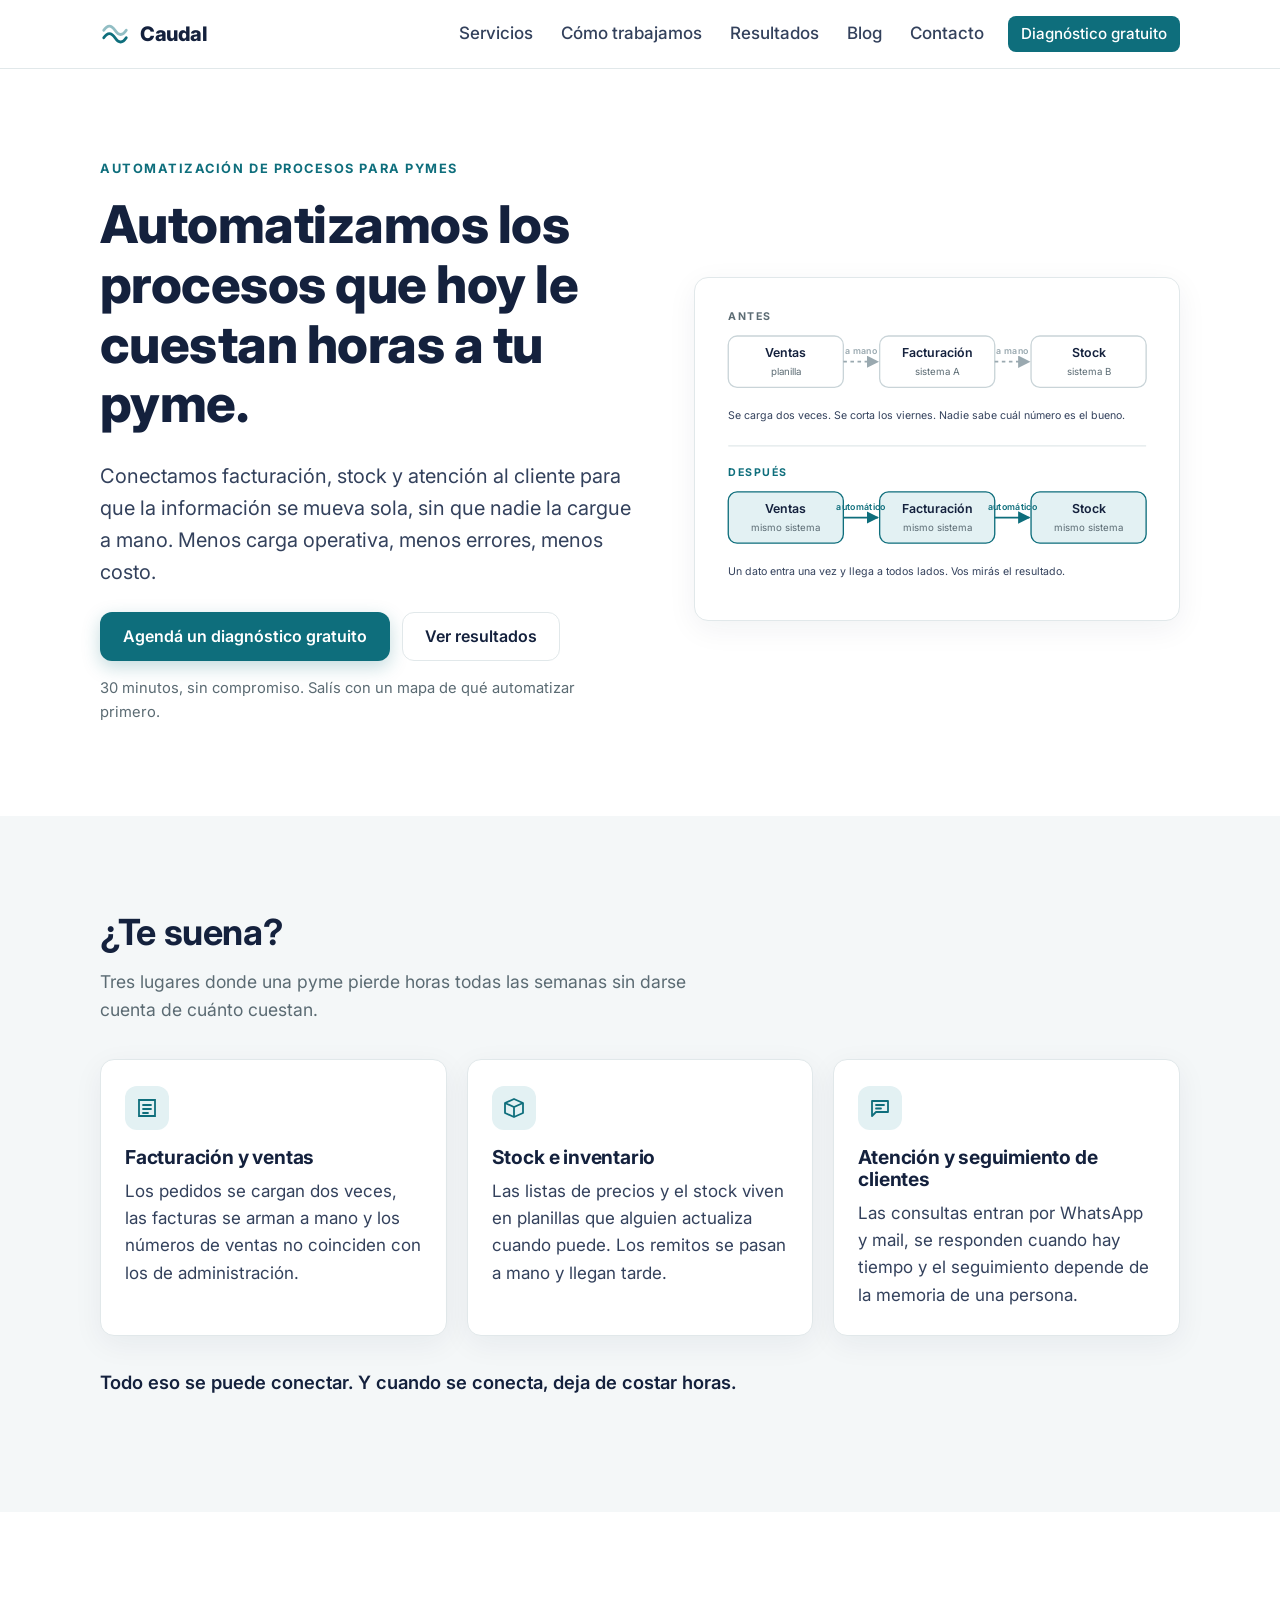
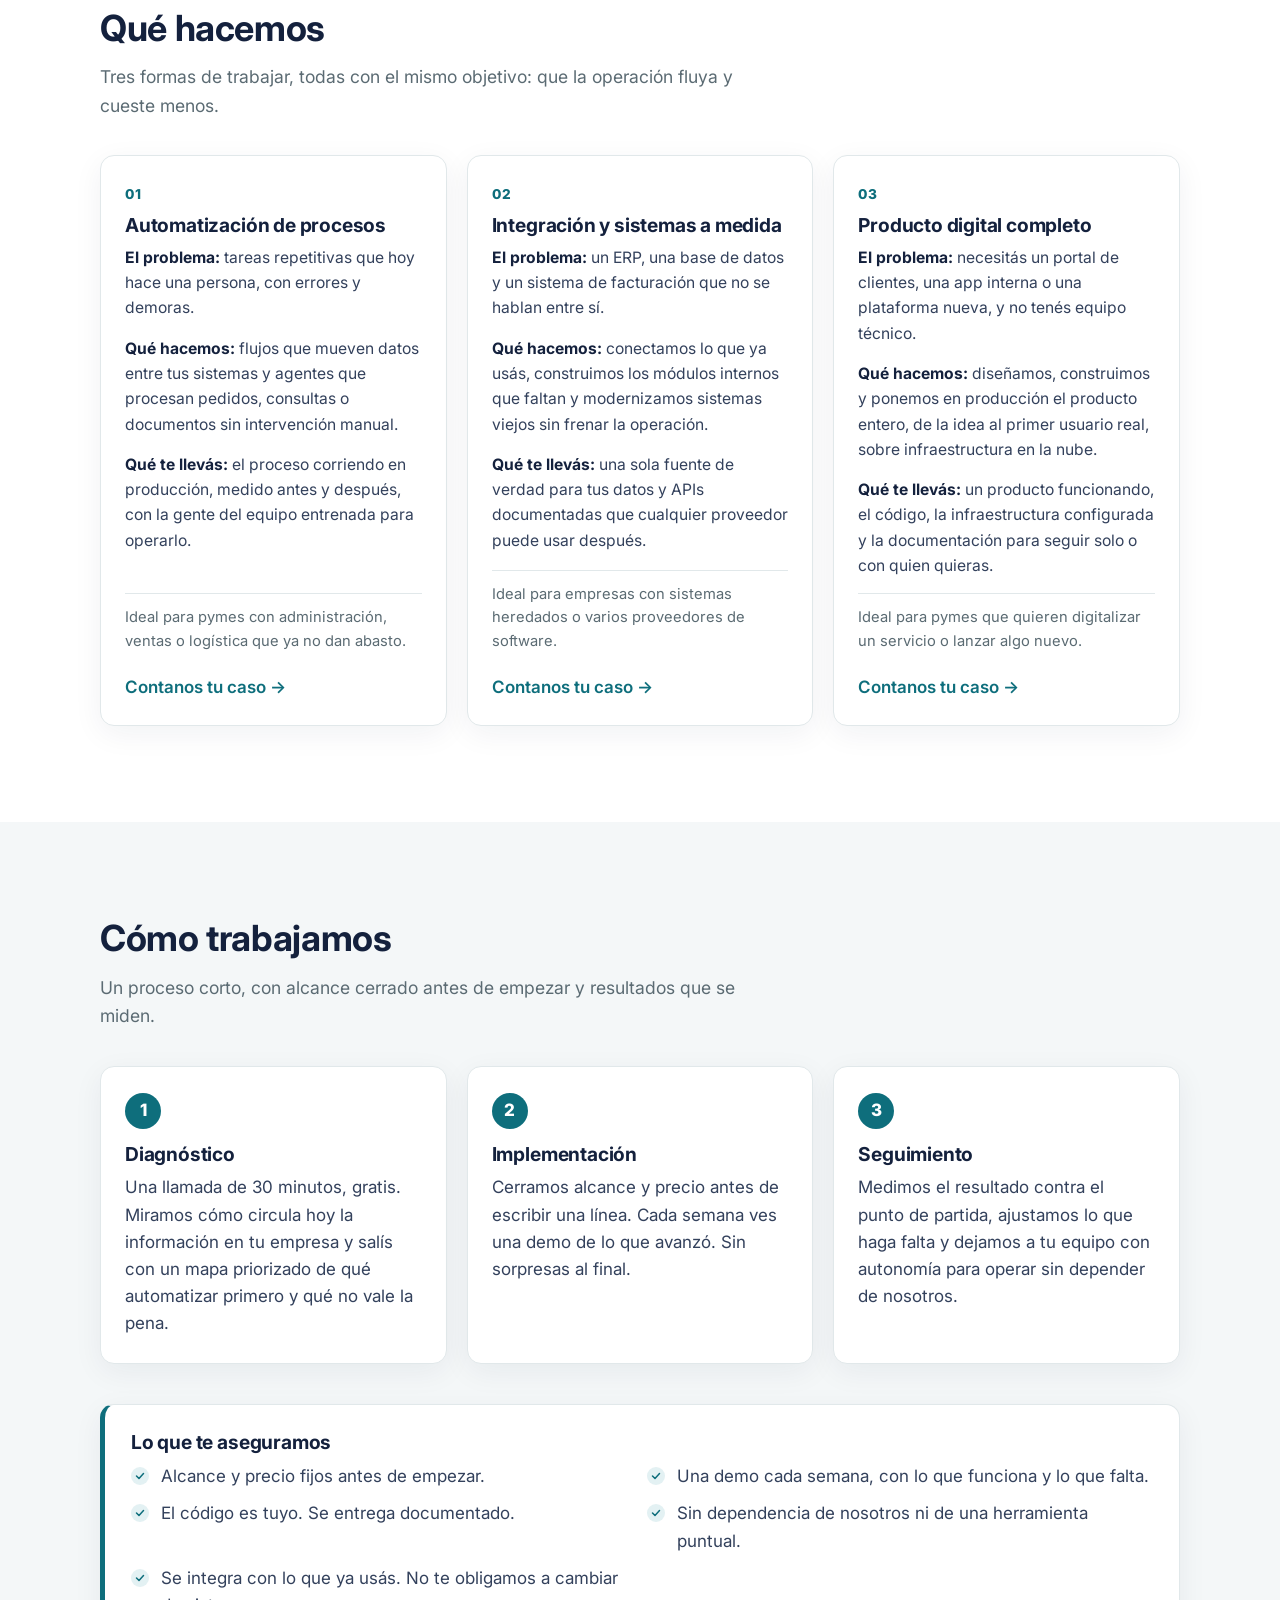
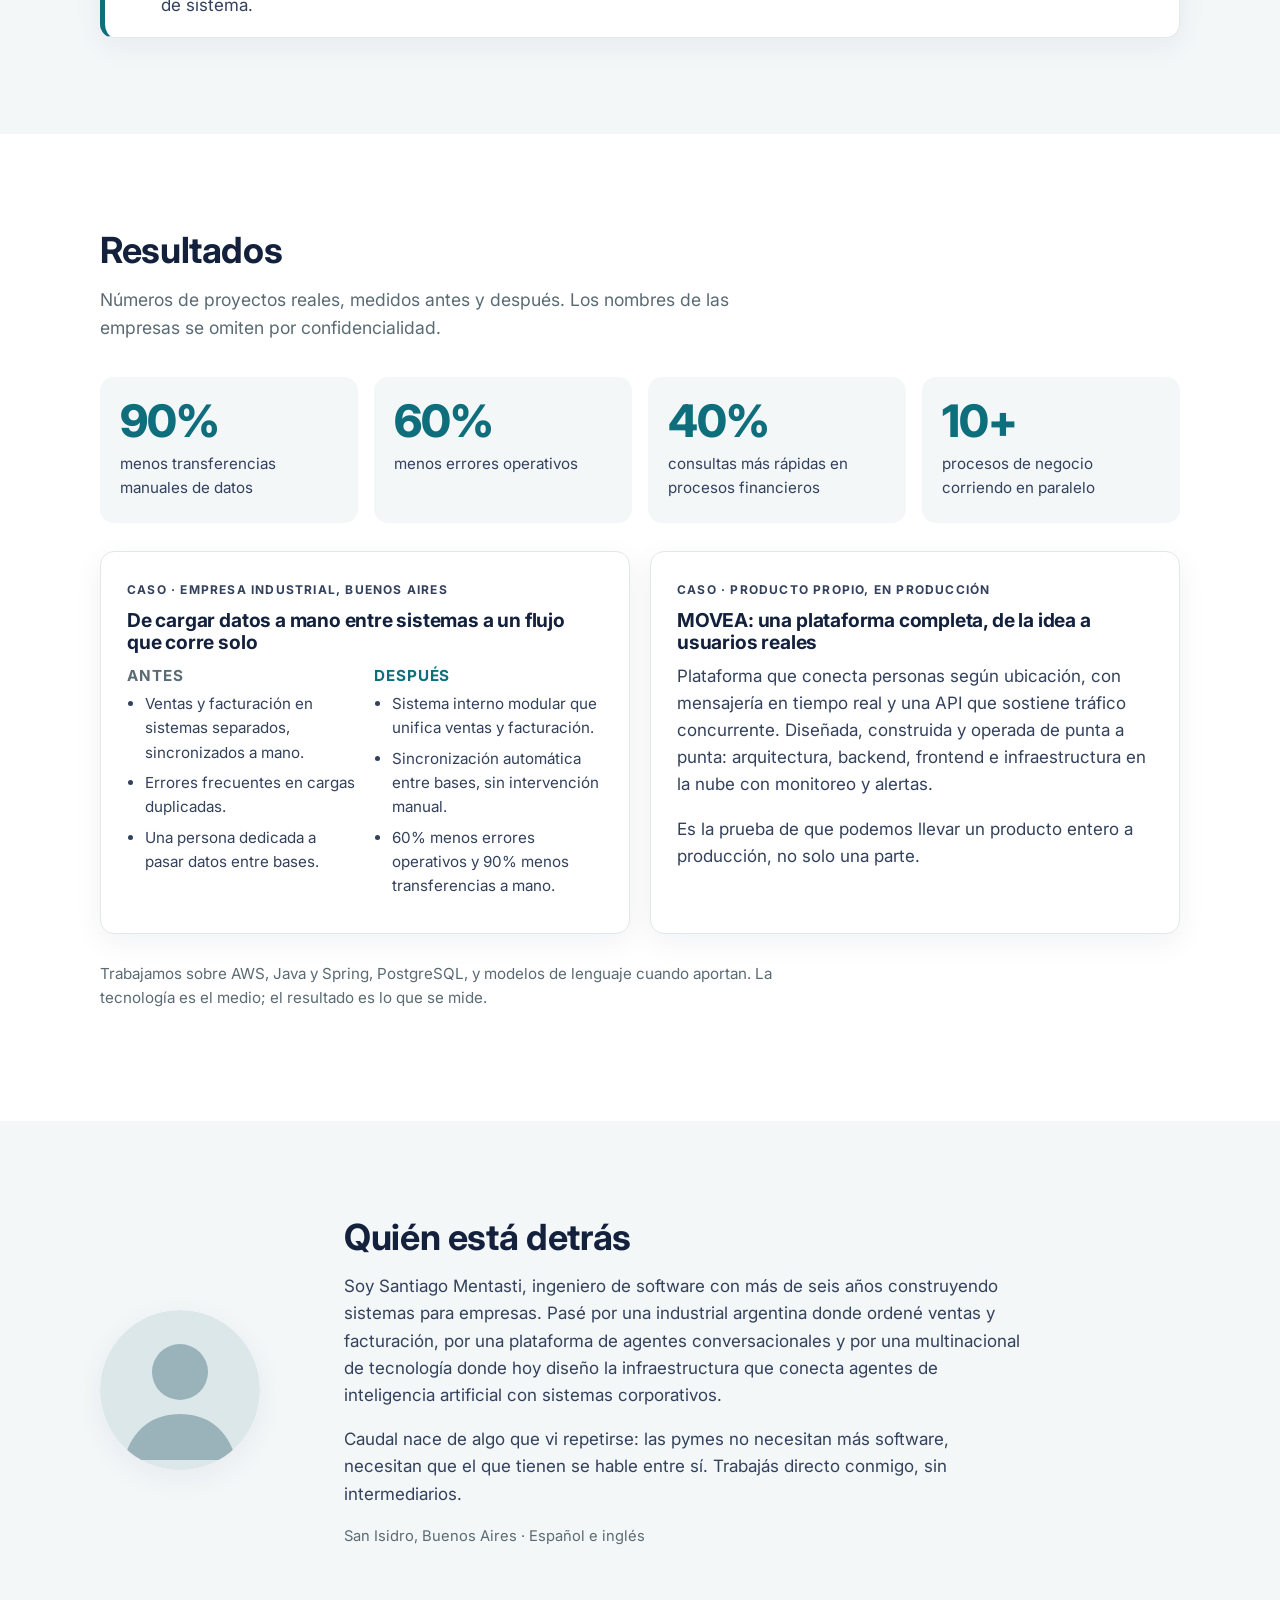
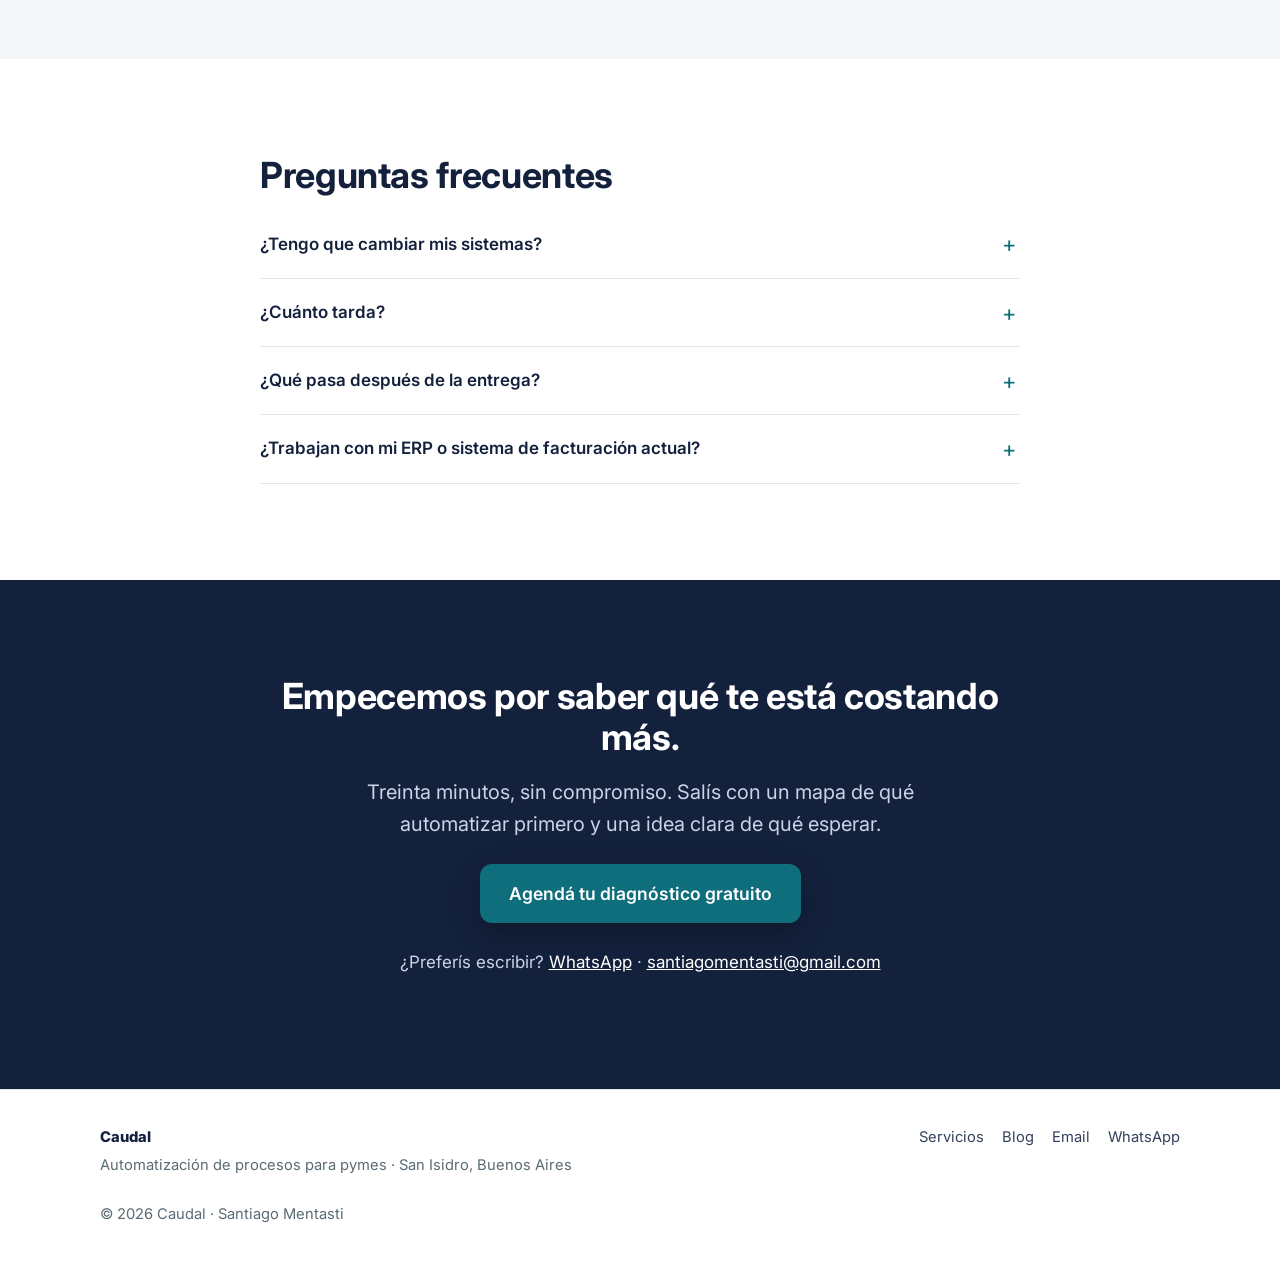
<file: index.html>
<!doctype html>
<html lang="es-AR">
<head>
  <meta charset="utf-8">
  <meta name="viewport" content="width=device-width, initial-scale=1, viewport-fit=cover">
  <title>Caudal | Automatización de procesos para pymes</title>
  <meta name="description" content="Caudal conecta facturación, stock y atención al cliente para que la información de tu pyme se mueva sola. Menos carga manual, menos errores, menos costo. Diagnóstico gratuito de 30 minutos.">
  <link rel="canonical" href="https://santimentasti.github.io/personal-landing-page/">
  <link rel="icon" href="assets/favicon.svg" type="image/svg+xml">
  <link rel="alternate" type="application/rss+xml" title="Caudal · Blog" href="blog/feed.xml">
  <meta name="theme-color" content="#0E6E7C">

  <meta property="og:type" content="website">
  <meta property="og:locale" content="es_AR">
  <meta property="og:site_name" content="Caudal">
  <meta property="og:title" content="Caudal | Automatización de procesos para pymes">
  <meta property="og:description" content="Conectamos facturación, stock y atención al cliente para que la información se mueva sola. Diagnóstico gratuito de 30 minutos.">
  <meta property="og:url" content="https://santimentasti.github.io/personal-landing-page/">
  <meta property="og:image" content="https://santimentasti.github.io/personal-landing-page/assets/og-image.svg">
  <meta name="twitter:card" content="summary_large_image">

  <link rel="preconnect" href="https://fonts.googleapis.com">
  <link rel="preconnect" href="https://fonts.gstatic.com" crossorigin>
  <link href="https://fonts.googleapis.com/css2?family=Inter:wght@400;500;600;700;800&display=swap" rel="stylesheet">
  <link rel="stylesheet" href="css/styles.css">

  <script type="application/ld+json">
  {
    "@context": "https://schema.org",
    "@type": "ProfessionalService",
    "name": "Caudal",
    "description": "Automatización de procesos e integración de sistemas para pymes.",
    "url": "https://santimentasti.github.io/personal-landing-page/",
    "email": "santiagomentasti@gmail.com",
    "telephone": "+5491137989243",
    "founder": { "@type": "Person", "name": "Santiago Mentasti" },
    "areaServed": ["Argentina", "Latinoamérica"],
    "address": { "@type": "PostalAddress", "addressLocality": "San Isidro", "addressRegion": "Buenos Aires", "addressCountry": "AR" },
    "availableLanguage": ["es", "en"]
  }
  </script>
</head>
<body>
<a class="skip-link" href="#main">Ir al contenido</a>

<header class="site-header">
  <div class="container nav-wrap">
    <a class="brand" href="#top" aria-label="Caudal, inicio">
      <svg class="brand-mark" viewBox="0 0 32 32" aria-hidden="true" focusable="false">
        <path d="M4 20c4-6 8-6 12 0s8 6 12 0" fill="none" stroke="currentColor" stroke-width="3" stroke-linecap="round"/>
        <path d="M4 12c4-6 8-6 12 0s8 6 12 0" fill="none" stroke="currentColor" stroke-width="3" stroke-linecap="round" opacity=".45"/>
      </svg>
      <span class="brand-name">Caudal</span>
    </a>

    <button class="nav-toggle" type="button" aria-expanded="false" aria-controls="site-nav" aria-label="Abrir menú">
      <span></span><span></span><span></span>
    </button>

    <nav id="site-nav" class="site-nav" aria-label="Principal">
      <a href="#servicios">Servicios</a>
      <a href="#como-trabajamos">Cómo trabajamos</a>
      <a href="#resultados">Resultados</a>
      <a href="blog/">Blog</a>
      <a href="#contacto">Contacto</a>
      <a class="btn btn-primary btn-sm" href="https://calendly.com/santiagomentasti/30min" target="_blank" rel="noopener">Diagnóstico gratuito</a>
    </nav>
  </div>
</header>

<main id="main">

  <!-- HERO -->
  <section id="top" class="hero">
    <div class="container hero-grid">
      <div class="hero-copy">
        <p class="eyebrow">Automatización de procesos para pymes</p>
        <h1>Automatizamos los procesos que hoy le cuestan horas a tu pyme.</h1>
        <p class="lead">Conectamos facturación, stock y atención al cliente para que la información se mueva sola, sin que nadie la cargue a mano. Menos carga operativa, menos errores, menos costo.</p>
        <div class="cta-row">
          <a class="btn btn-primary" href="https://calendly.com/santiagomentasti/30min" target="_blank" rel="noopener">Agendá un diagnóstico gratuito</a>
          <a class="btn btn-ghost" href="#resultados">Ver resultados</a>
        </div>
        <p class="micro">30 minutos, sin compromiso. Salís con un mapa de qué automatizar primero.</p>
      </div>

      <figure class="hero-art" aria-label="Antes: tres sistemas separados con pasos manuales. Después: un flujo conectado.">
        <svg viewBox="0 0 520 360" role="img" aria-hidden="true" focusable="false">
          <defs>
            <marker id="arrow" viewBox="0 0 10 10" refX="9" refY="5" markerWidth="7" markerHeight="7" orient="auto-start-reverse">
              <path d="M0 0L10 5L0 10z" fill="#9AA9B0"/>
            </marker>
            <marker id="arrow-accent" viewBox="0 0 10 10" refX="9" refY="5" markerWidth="7" markerHeight="7" orient="auto-start-reverse">
              <path d="M0 0L10 5L0 10z" fill="#0E6E7C"/>
            </marker>
          </defs>

          <!-- ANTES -->
          <text x="24" y="34" class="art-label">ANTES</text>
          <g class="art-box">
            <rect x="24" y="52" width="130" height="58" rx="10"/>
            <text x="89" y="76" text-anchor="middle" class="art-title">Ventas</text>
            <text x="89" y="96" text-anchor="middle" class="art-sub">planilla</text>
          </g>
          <g class="art-box">
            <rect x="195" y="52" width="130" height="58" rx="10"/>
            <text x="260" y="76" text-anchor="middle" class="art-title">Facturación</text>
            <text x="260" y="96" text-anchor="middle" class="art-sub">sistema A</text>
          </g>
          <g class="art-box">
            <rect x="366" y="52" width="130" height="58" rx="10"/>
            <text x="431" y="76" text-anchor="middle" class="art-title">Stock</text>
            <text x="431" y="96" text-anchor="middle" class="art-sub">sistema B</text>
          </g>
          <path d="M154 81 H193" class="art-line dashed" marker-end="url(#arrow)"/>
          <path d="M325 81 H364" class="art-line dashed" marker-end="url(#arrow)"/>
          <text x="174" y="72" text-anchor="middle" class="art-tag">a mano</text>
          <text x="345" y="72" text-anchor="middle" class="art-tag">a mano</text>
          <text x="24" y="146" class="art-note">Se carga dos veces. Se corta los viernes. Nadie sabe cuál número es el bueno.</text>

          <!-- divisor -->
          <path d="M24 176 H496" class="art-divider"/>

          <!-- DESPUÉS -->
          <text x="24" y="210" class="art-label accent">DESPUÉS</text>
          <g class="art-box accent">
            <rect x="24" y="228" width="130" height="58" rx="10"/>
            <text x="89" y="252" text-anchor="middle" class="art-title">Ventas</text>
            <text x="89" y="272" text-anchor="middle" class="art-sub">mismo sistema</text>
          </g>
          <g class="art-box accent">
            <rect x="195" y="228" width="130" height="58" rx="10"/>
            <text x="260" y="252" text-anchor="middle" class="art-title">Facturación</text>
            <text x="260" y="272" text-anchor="middle" class="art-sub">mismo sistema</text>
          </g>
          <g class="art-box accent">
            <rect x="366" y="228" width="130" height="58" rx="10"/>
            <text x="431" y="252" text-anchor="middle" class="art-title">Stock</text>
            <text x="431" y="272" text-anchor="middle" class="art-sub">mismo sistema</text>
          </g>
          <path d="M154 257 H193" class="art-line accent" marker-end="url(#arrow-accent)"/>
          <path d="M325 257 H364" class="art-line accent" marker-end="url(#arrow-accent)"/>
          <text x="174" y="248" text-anchor="middle" class="art-tag accent">automático</text>
          <text x="345" y="248" text-anchor="middle" class="art-tag accent">automático</text>
          <text x="24" y="322" class="art-note">Un dato entra una vez y llega a todos lados. Vos mirás el resultado.</text>
        </svg>
      </figure>
    </div>
  </section>

  <!-- DOLORES -->
  <section id="dolores" class="section section-surface">
    <div class="container">
      <h2 class="section-title">¿Te suena?</h2>
      <p class="section-intro">Tres lugares donde una pyme pierde horas todas las semanas sin darse cuenta de cuánto cuestan.</p>
      <div class="grid-3">
        <article class="card reveal">
          <div class="card-icon" aria-hidden="true">
            <svg viewBox="0 0 24 24"><path d="M4 4h16v16H4z" fill="none" stroke="currentColor" stroke-width="1.8"/><path d="M8 9h8M8 13h8M8 17h5" stroke="currentColor" stroke-width="1.8" stroke-linecap="round"/></svg>
          </div>
          <h3>Facturación y ventas</h3>
          <p>Los pedidos se cargan dos veces, las facturas se arman a mano y los números de ventas no coinciden con los de administración.</p>
        </article>
        <article class="card reveal">
          <div class="card-icon" aria-hidden="true">
            <svg viewBox="0 0 24 24"><path d="M3 7l9-4 9 4v10l-9 4-9-4z" fill="none" stroke="currentColor" stroke-width="1.8" stroke-linejoin="round"/><path d="M3 7l9 4 9-4M12 11v10" fill="none" stroke="currentColor" stroke-width="1.8"/></svg>
          </div>
          <h3>Stock e inventario</h3>
          <p>Las listas de precios y el stock viven en planillas que alguien actualiza cuando puede. Los remitos se pasan a mano y llegan tarde.</p>
        </article>
        <article class="card reveal">
          <div class="card-icon" aria-hidden="true">
            <svg viewBox="0 0 24 24"><path d="M4 5h16v11H8l-4 4z" fill="none" stroke="currentColor" stroke-width="1.8" stroke-linejoin="round"/><path d="M8 9h8M8 12.5h5" stroke="currentColor" stroke-width="1.8" stroke-linecap="round"/></svg>
          </div>
          <h3>Atención y seguimiento de clientes</h3>
          <p>Las consultas entran por WhatsApp y mail, se responden cuando hay tiempo y el seguimiento depende de la memoria de una persona.</p>
        </article>
      </div>
      <p class="section-outro">Todo eso se puede conectar. Y cuando se conecta, deja de costar horas.</p>
    </div>
  </section>

  <!-- SERVICIOS -->
  <section id="servicios" class="section">
    <div class="container">
      <h2 class="section-title">Qué hacemos</h2>
      <p class="section-intro">Tres formas de trabajar, todas con el mismo objetivo: que la operación fluya y cueste menos.</p>

      <div class="grid-3 services">
        <article class="service reveal">
          <span class="service-num">01</span>
          <h3>Automatización de procesos</h3>
          <p class="service-problem"><strong>El problema:</strong> tareas repetitivas que hoy hace una persona, con errores y demoras.</p>
          <p><strong>Qué hacemos:</strong> flujos que mueven datos entre tus sistemas y agentes que procesan pedidos, consultas o documentos sin intervención manual.</p>
          <p><strong>Qué te llevás:</strong> el proceso corriendo en producción, medido antes y después, con la gente del equipo entrenada para operarlo.</p>
          <p class="service-for">Ideal para pymes con administración, ventas o logística que ya no dan abasto.</p>
          <a class="text-link" href="#contacto">Contanos tu caso</a>
        </article>

        <article class="service reveal">
          <span class="service-num">02</span>
          <h3>Integración y sistemas a medida</h3>
          <p class="service-problem"><strong>El problema:</strong> un ERP, una base de datos y un sistema de facturación que no se hablan entre sí.</p>
          <p><strong>Qué hacemos:</strong> conectamos lo que ya usás, construimos los módulos internos que faltan y modernizamos sistemas viejos sin frenar la operación.</p>
          <p><strong>Qué te llevás:</strong> una sola fuente de verdad para tus datos y APIs documentadas que cualquier proveedor puede usar después.</p>
          <p class="service-for">Ideal para empresas con sistemas heredados o varios proveedores de software.</p>
          <a class="text-link" href="#contacto">Contanos tu caso</a>
        </article>

        <article class="service reveal">
          <span class="service-num">03</span>
          <h3>Producto digital completo</h3>
          <p class="service-problem"><strong>El problema:</strong> necesitás un portal de clientes, una app interna o una plataforma nueva, y no tenés equipo técnico.</p>
          <p><strong>Qué hacemos:</strong> diseñamos, construimos y ponemos en producción el producto entero, de la idea al primer usuario real, sobre infraestructura en la nube.</p>
          <p><strong>Qué te llevás:</strong> un producto funcionando, el código, la infraestructura configurada y la documentación para seguir solo o con quien quieras.</p>
          <p class="service-for">Ideal para pymes que quieren digitalizar un servicio o lanzar algo nuevo.</p>
          <a class="text-link" href="#contacto">Contanos tu caso</a>
        </article>
      </div>
    </div>
  </section>

  <!-- CÓMO TRABAJAMOS -->
  <section id="como-trabajamos" class="section section-surface">
    <div class="container">
      <h2 class="section-title">Cómo trabajamos</h2>
      <p class="section-intro">Un proceso corto, con alcance cerrado antes de empezar y resultados que se miden.</p>

      <ol class="steps">
        <li class="step reveal">
          <span class="step-num">1</span>
          <h3>Diagnóstico</h3>
          <p>Una llamada de 30 minutos, gratis. Miramos cómo circula hoy la información en tu empresa y salís con un mapa priorizado de qué automatizar primero y qué no vale la pena.</p>
        </li>
        <li class="step reveal">
          <span class="step-num">2</span>
          <h3>Implementación</h3>
          <p>Cerramos alcance y precio antes de escribir una línea. Cada semana ves una demo de lo que avanzó. Sin sorpresas al final.</p>
        </li>
        <li class="step reveal">
          <span class="step-num">3</span>
          <h3>Seguimiento</h3>
          <p>Medimos el resultado contra el punto de partida, ajustamos lo que haga falta y dejamos a tu equipo con autonomía para operar sin depender de nosotros.</p>
        </li>
      </ol>

      <div class="guarantees reveal">
        <h3>Lo que te aseguramos</h3>
        <ul class="check-list">
          <li>Alcance y precio fijos antes de empezar.</li>
          <li>Una demo cada semana, con lo que funciona y lo que falta.</li>
          <li>El código es tuyo. Se entrega documentado.</li>
          <li>Sin dependencia de nosotros ni de una herramienta puntual.</li>
          <li>Se integra con lo que ya usás. No te obligamos a cambiar de sistema.</li>
        </ul>
      </div>
    </div>
  </section>

  <!-- RESULTADOS -->
  <section id="resultados" class="section">
    <div class="container">
      <h2 class="section-title">Resultados</h2>
      <p class="section-intro">Números de proyectos reales, medidos antes y después. Los nombres de las empresas se omiten por confidencialidad.</p>

      <div class="stats reveal">
        <div class="stat">
          <span class="stat-num">90%</span>
          <span class="stat-label">menos transferencias manuales de datos</span>
        </div>
        <div class="stat">
          <span class="stat-num">60%</span>
          <span class="stat-label">menos errores operativos</span>
        </div>
        <div class="stat">
          <span class="stat-num">40%</span>
          <span class="stat-label">consultas más rápidas en procesos financieros</span>
        </div>
        <div class="stat">
          <span class="stat-num">10+</span>
          <span class="stat-label">procesos de negocio corriendo en paralelo</span>
        </div>
      </div>

      <div class="grid-2 cases">
        <article class="case reveal">
          <p class="case-tag">Caso · Empresa industrial, Buenos Aires</p>
          <h3>De cargar datos a mano entre sistemas a un flujo que corre solo</h3>
          <div class="before-after">
            <div>
              <h4>Antes</h4>
              <ul>
                <li>Ventas y facturación en sistemas separados, sincronizados a mano.</li>
                <li>Errores frecuentes en cargas duplicadas.</li>
                <li>Una persona dedicada a pasar datos entre bases.</li>
              </ul>
            </div>
            <div>
              <h4>Después</h4>
              <ul>
                <li>Sistema interno modular que unifica ventas y facturación.</li>
                <li>Sincronización automática entre bases, sin intervención manual.</li>
                <li>60% menos errores operativos y 90% menos transferencias a mano.</li>
              </ul>
            </div>
          </div>
        </article>

        <article class="case reveal">
          <p class="case-tag">Caso · Producto propio, en producción</p>
          <h3>MOVEA: una plataforma completa, de la idea a usuarios reales</h3>
          <p>Plataforma que conecta personas según ubicación, con mensajería en tiempo real y una API que sostiene tráfico concurrente. Diseñada, construida y operada de punta a punta: arquitectura, backend, frontend e infraestructura en la nube con monitoreo y alertas.</p>
          <p>Es la prueba de que podemos llevar un producto entero a producción, no solo una parte.</p>
        </article>
      </div>

      <p class="tech-line">Trabajamos sobre AWS, Java y Spring, PostgreSQL, y modelos de lenguaje cuando aportan. La tecnología es el medio; el resultado es lo que se mide.</p>
    </div>
  </section>

  <!-- QUIÉN -->
  <section id="quien" class="section section-surface">
    <div class="container about">
      <div class="about-photo reveal" aria-hidden="true">
        <svg viewBox="0 0 160 160" focusable="false">
          <circle cx="80" cy="80" r="80" fill="#DCE7EA"/>
          <circle cx="80" cy="62" r="28" fill="#9AB3BA"/>
          <path d="M24 150c8-32 30-46 56-46s48 14 56 46" fill="#9AB3BA"/>
        </svg>
      </div>
      <div class="about-copy reveal">
        <h2 class="section-title">Quién está detrás</h2>
        <p>Soy Santiago Mentasti, ingeniero de software con más de seis años construyendo sistemas para empresas. Pasé por una industrial argentina donde ordené ventas y facturación, por una plataforma de agentes conversacionales y por una multinacional de tecnología donde hoy diseño la infraestructura que conecta agentes de inteligencia artificial con sistemas corporativos.</p>
        <p>Caudal nace de algo que vi repetirse: las pymes no necesitan más software, necesitan que el que tienen se hable entre sí. Trabajás directo conmigo, sin intermediarios.</p>
        <p class="about-meta">San Isidro, Buenos Aires · Español e inglés</p>
      </div>
    </div>
  </section>

  <!-- FAQ -->
  <section id="faq" class="section">
    <div class="container narrow">
      <h2 class="section-title">Preguntas frecuentes</h2>
      <details class="faq reveal">
        <summary>¿Tengo que cambiar mis sistemas?</summary>
        <p>No. Trabajamos sobre lo que ya usás: tu ERP, tu sistema de facturación, tus planillas. Conectamos y automatizamos alrededor de eso. Solo recomendamos cambiar algo cuando es claramente el cuello de botella, y lo discutimos antes.</p>
      </details>
      <details class="faq reveal">
        <summary>¿Cuánto tarda?</summary>
        <p>Una automatización acotada, entre dos y cuatro semanas. Una integración entre sistemas, entre uno y dos meses. Un producto completo depende del alcance, y lo definimos juntos en el diagnóstico. Siempre con demo semanal, así ves el avance desde la primera semana.</p>
      </details>
      <details class="faq reveal">
        <summary>¿Qué pasa después de la entrega?</summary>
        <p>Te quedás con el código, la documentación y el equipo entrenado. Si querés, seguimos con un acompañamiento mensual para mantener y mejorar, pero no es obligatorio. La idea es que no dependas de nosotros.</p>
      </details>
      <details class="faq reveal">
        <summary>¿Trabajan con mi ERP o sistema de facturación actual?</summary>
        <p>Casi siempre sí. La mayoría de los sistemas exponen alguna forma de conectarse: una API, una base de datos, exportaciones automáticas. En el diagnóstico revisamos el tuyo y te decimos con claridad qué se puede hacer y qué no.</p>
      </details>
    </div>
  </section>

  <!-- BLOG TEASER -->
  <section id="blog-teaser" class="section section-surface" hidden>
    <div class="container">
      <div class="section-head">
        <h2 class="section-title">Últimas notas</h2>
        <a class="text-link" href="blog/">Ver todas</a>
      </div>
      <p class="section-intro">Cada mañana, lo que pasó en inteligencia artificial y en la economía argentina, explicado para quien maneja una pyme.</p>
      <div id="blog-teaser-list" class="grid-3 posts"></div>
    </div>
  </section>

  <!-- CTA FINAL / CONTACTO -->
  <section id="contacto" class="section cta-final">
    <div class="container narrow center">
      <h2>Empecemos por saber qué te está costando más.</h2>
      <p class="lead">Treinta minutos, sin compromiso. Salís con un mapa de qué automatizar primero y una idea clara de qué esperar.</p>
      <div class="cta-row center">
        <a class="btn btn-primary btn-lg" href="https://calendly.com/santiagomentasti/30min" target="_blank" rel="noopener">Agendá tu diagnóstico gratuito</a>
      </div>
      <p class="contact-alt">
        ¿Preferís escribir?
        <a href="https://wa.me/5491137989243?text=Hola%20Santiago%2C%20quiero%20coordinar%20un%20diagn%C3%B3stico%20para%20mi%20empresa." target="_blank" rel="noopener">WhatsApp</a>
        ·
        <a href="mailto:santiagomentasti@gmail.com">santiagomentasti@gmail.com</a>
      </p>
    </div>
  </section>

</main>

<footer class="site-footer">
  <div class="container footer-wrap">
    <div>
      <span class="brand-name">Caudal</span>
      <p>Automatización de procesos para pymes · San Isidro, Buenos Aires</p>
    </div>
    <nav aria-label="Pie de página">
      <a href="#servicios">Servicios</a>
      <a href="blog/">Blog</a>
      <a href="mailto:santiagomentasti@gmail.com">Email</a>
      <a href="https://wa.me/5491137989243" target="_blank" rel="noopener">WhatsApp</a>
    </nav>
    <p class="copyright">© <span id="year"></span> Caudal · Santiago Mentasti</p>
  </div>
</footer>

<script src="js/main.js" defer></script>
</body>
</html>
</file>
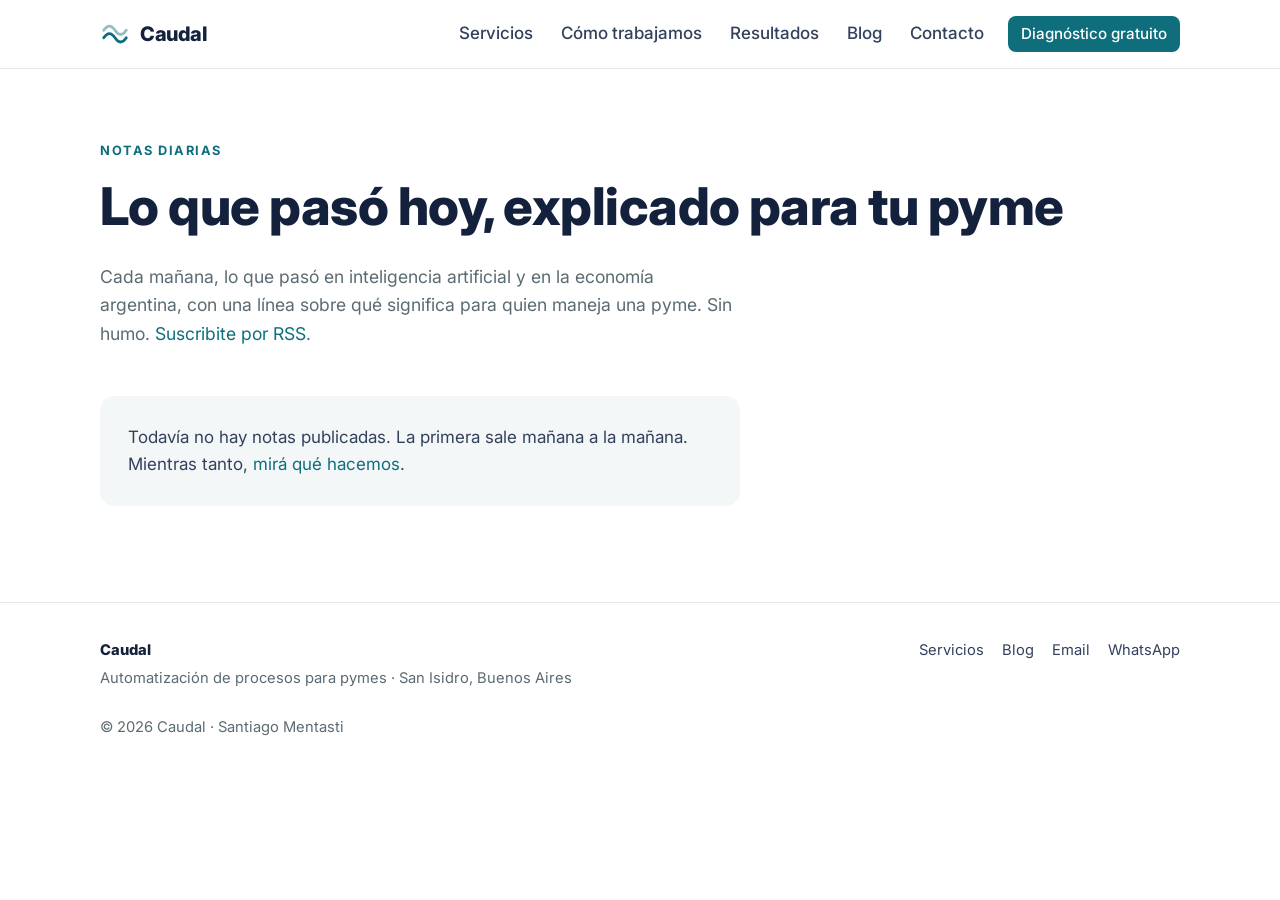
<file: blog/index.html>
<!doctype html>
<html lang="es-AR">
<head>
  <meta charset="utf-8">
  <meta name="viewport" content="width=device-width, initial-scale=1, viewport-fit=cover">
  <title>Blog | Caudal</title>
  <meta name="description" content="Cada mañana, lo que pasó en inteligencia artificial y en la economía argentina, explicado para quien maneja una pyme.">
  <link rel="canonical" href="https://santimentasti.github.io/personal-landing-page/blog/">
  <link rel="icon" href="../assets/favicon.svg" type="image/svg+xml">
  <link rel="alternate" type="application/rss+xml" title="Caudal · Blog" href="feed.xml">
  <meta name="theme-color" content="#0E6E7C">

  <meta property="og:type" content="website">
  <meta property="og:locale" content="es_AR">
  <meta property="og:site_name" content="Caudal">
  <meta property="og:title" content="Blog | Caudal">
  <meta property="og:description" content="Cada mañana, lo que pasó en inteligencia artificial y en la economía argentina, explicado para quien maneja una pyme.">
  <meta property="og:url" content="https://santimentasti.github.io/personal-landing-page/blog/">
  <meta property="og:image" content="https://santimentasti.github.io/personal-landing-page/assets/og-image.svg">
  <meta name="twitter:card" content="summary_large_image">

  <link rel="preconnect" href="https://fonts.googleapis.com">
  <link rel="preconnect" href="https://fonts.gstatic.com" crossorigin>
  <link href="https://fonts.googleapis.com/css2?family=Inter:wght@400;500;600;700;800&display=swap" rel="stylesheet">
  <link rel="stylesheet" href="../css/styles.css">
  <link rel="stylesheet" href="../css/blog.css">
</head>
<body>
<a class="skip-link" href="#main">Ir al contenido</a>

<header class="site-header">
  <div class="container nav-wrap">
    <a class="brand" href="../" aria-label="Caudal, inicio">
      <svg class="brand-mark" viewBox="0 0 32 32" aria-hidden="true" focusable="false">
        <path d="M4 20c4-6 8-6 12 0s8 6 12 0" fill="none" stroke="currentColor" stroke-width="3" stroke-linecap="round"/>
        <path d="M4 12c4-6 8-6 12 0s8 6 12 0" fill="none" stroke="currentColor" stroke-width="3" stroke-linecap="round" opacity=".45"/>
      </svg>
      <span class="brand-name">Caudal</span>
    </a>
    <button class="nav-toggle" type="button" aria-expanded="false" aria-controls="site-nav" aria-label="Abrir menú">
      <span></span><span></span><span></span>
    </button>
    <nav id="site-nav" class="site-nav" aria-label="Principal">
      <a href="../#servicios">Servicios</a>
      <a href="../#como-trabajamos">Cómo trabajamos</a>
      <a href="../#resultados">Resultados</a>
      <a href="./" aria-current="page">Blog</a>
      <a href="../#contacto">Contacto</a>
      <a class="btn btn-primary btn-sm" href="https://calendly.com/santiagomentasti/30min" target="_blank" rel="noopener">Diagnóstico gratuito</a>
    </nav>
  </div>
</header>

<main id="main">
  <section class="blog-hero">
    <div class="container">
      <p class="eyebrow">Notas diarias</p>
      <h1>Lo que pasó hoy, explicado para tu pyme</h1>
      <p class="section-intro">Cada mañana, lo que pasó en inteligencia artificial y en la economía argentina, con una línea sobre qué significa para quien maneja una pyme. Sin humo. <a href="feed.xml">Suscribite por RSS</a>.</p>
    </div>
  </section>

  <section class="section" style="padding-top: 8px;">
    <div class="container">
<div class="empty-state">Todavía no hay notas publicadas. La primera sale mañana a la mañana. Mientras tanto, <a href="../#servicios">mirá qué hacemos</a>.</div>
    </div>
  </section>
</main>

<footer class="site-footer">
  <div class="container footer-wrap">
    <div>
      <span class="brand-name">Caudal</span>
      <p>Automatización de procesos para pymes · San Isidro, Buenos Aires</p>
    </div>
    <nav aria-label="Pie de página">
      <a href="../#servicios">Servicios</a>
      <a href="./">Blog</a>
      <a href="mailto:santiagomentasti@gmail.com">Email</a>
      <a href="https://wa.me/5491137989243" target="_blank" rel="noopener">WhatsApp</a>
    </nav>
    <p class="copyright">© 2026 Caudal · Santiago Mentasti</p>
  </div>
</footer>

<script src="../js/main.js" defer></script>
</body>
</html>
</file>
<file: css/styles.css>
/* Caudal — base styles. Light, clean, one accent. Mobile-first. */

:root {
  --ink: #14213D;
  --ink-soft: #33415C;
  --muted: #5B6B73;
  --accent: #0E6E7C;
  --accent-dark: #0A525D;
  --accent-soft: #E3F1F3;
  --surface: #F4F7F8;
  --line: #E1E8EA;
  --bg: #FFFFFF;
  --radius: 14px;
  --shadow: 0 8px 30px rgba(20, 33, 61, 0.06);
  --container: 1120px;
  --font: "Inter", system-ui, -apple-system, "Segoe UI", Roboto, Helvetica, Arial, sans-serif;
}

*, *::before, *::after { box-sizing: border-box; }

html { scroll-behavior: smooth; -webkit-text-size-adjust: 100%; }
@media (prefers-reduced-motion: reduce) {
  html { scroll-behavior: auto; }
  .reveal { opacity: 1 !important; transform: none !important; transition: none !important; }
}

body {
  margin: 0;
  font-family: var(--font);
  font-size: 17px;
  line-height: 1.6;
  color: var(--ink);
  background: var(--bg);
}

img, svg { max-width: 100%; height: auto; }
a { color: var(--accent); text-decoration: none; }
a:hover { color: var(--accent-dark); text-decoration: underline; }

h1, h2, h3, h4 { line-height: 1.15; margin: 0 0 0.5em; letter-spacing: -0.01em; }
h1 { font-size: clamp(2rem, 4.6vw, 3.25rem); font-weight: 800; }
h2 { font-size: clamp(1.6rem, 3.2vw, 2.25rem); font-weight: 700; }
h3 { font-size: 1.2rem; font-weight: 700; }
h4 { font-size: 0.95rem; font-weight: 700; text-transform: uppercase; letter-spacing: 0.06em; color: var(--muted); }
p { margin: 0 0 1em; }

.container { width: 100%; max-width: var(--container); margin: 0 auto; padding-inline: 20px; }
.container.narrow { max-width: 800px; }
.center { text-align: center; }

.skip-link {
  position: absolute; left: -999px; top: 8px; background: var(--ink); color: #fff;
  padding: 8px 12px; border-radius: 8px; z-index: 100;
}
.skip-link:focus { left: 8px; }

:focus-visible { outline: 3px solid var(--accent); outline-offset: 3px; border-radius: 6px; }

/* ---------- Header / nav ---------- */
.site-header {
  position: sticky; top: env(safe-area-inset-top, 0px); z-index: 50;
  background: rgba(255, 255, 255, 0.92);
  backdrop-filter: saturate(160%) blur(8px);
  border-bottom: 1px solid var(--line);
}
.nav-wrap { display: flex; align-items: center; justify-content: space-between; gap: 16px; min-height: 68px; }
.brand { display: inline-flex; align-items: center; gap: 10px; color: var(--ink); font-weight: 800; font-size: 1.25rem; letter-spacing: -0.02em; }
.brand:hover { text-decoration: none; color: var(--accent-dark); }
.brand-mark { width: 30px; height: 30px; color: var(--accent); }

.nav-toggle {
  display: inline-flex; flex-direction: column; justify-content: center; gap: 5px;
  width: 44px; height: 44px; padding: 8px; border: 1px solid var(--line); border-radius: 10px;
  background: #fff; cursor: pointer;
}
.nav-toggle span { display: block; height: 2px; background: var(--ink); border-radius: 2px; transition: transform .2s, opacity .2s; }
.nav-toggle[aria-expanded="true"] span:nth-child(1) { transform: translateY(7px) rotate(45deg); }
.nav-toggle[aria-expanded="true"] span:nth-child(2) { opacity: 0; }
.nav-toggle[aria-expanded="true"] span:nth-child(3) { transform: translateY(-7px) rotate(-45deg); }

.site-nav {
  display: none; position: absolute; left: 0; right: 0; top: 100%;
  flex-direction: column; gap: 4px; padding: 12px 20px 18px;
  background: #fff; border-bottom: 1px solid var(--line); box-shadow: var(--shadow);
}
.site-nav.open { display: flex; }
.site-nav a { padding: 10px 6px; color: var(--ink-soft); font-weight: 500; border-radius: 8px; }
.site-nav a:hover { background: var(--surface); text-decoration: none; color: var(--ink); }
.site-nav .btn { margin-top: 8px; text-align: center; }
.site-nav a.btn-primary { color: #fff; background: var(--accent); }
.site-nav a.btn-primary:hover { color: #fff; background: var(--accent-dark); }

@media (min-width: 900px) {
  .nav-toggle { display: none; }
  .site-nav {
    display: flex; position: static; flex-direction: row; align-items: center; gap: 4px;
    padding: 0; background: transparent; border: 0; box-shadow: none;
  }
  .site-nav a { padding: 8px 12px; }
  .site-nav .btn { margin: 0 0 0 8px; }
}

/* ---------- Buttons ---------- */
.btn {
  display: inline-flex; align-items: center; justify-content: center; gap: 8px;
  padding: 14px 22px; border-radius: 12px; font-weight: 600; font-size: 1rem;
  border: 1px solid transparent; transition: background .15s, color .15s, transform .15s, box-shadow .15s;
  line-height: 1.2;
}
.btn:hover { text-decoration: none; transform: translateY(-1px); }
.btn-primary { background: var(--accent); color: #fff; box-shadow: 0 6px 18px rgba(14, 110, 124, 0.25); }
.btn-primary:hover { background: var(--accent-dark); color: #fff; }
.btn-ghost { background: #fff; color: var(--ink); border-color: var(--line); }
.btn-ghost:hover { border-color: var(--accent); color: var(--accent-dark); }
.btn-sm { padding: 10px 16px; font-size: 0.95rem; box-shadow: none; }
.btn-lg { padding: 18px 28px; font-size: 1.1rem; }

.text-link { font-weight: 600; }
.text-link::after { content: " →"; }

/* ---------- Sections ---------- */
.section { padding-block: clamp(56px, 8vw, 96px); }
.section-surface { background: var(--surface); }
.section-title { margin-bottom: 0.4em; }
.section-intro { max-width: 640px; color: var(--muted); font-size: 1.1rem; margin-bottom: 2.2rem; }
.section-outro { margin-top: 2rem; font-weight: 600; font-size: 1.15rem; color: var(--ink); max-width: 640px; }
.section-head { display: flex; align-items: baseline; justify-content: space-between; gap: 16px; flex-wrap: wrap; }
.eyebrow { text-transform: uppercase; letter-spacing: 0.12em; font-size: 0.8rem; font-weight: 700; color: var(--accent); margin-bottom: 1rem; }
.lead { font-size: clamp(1.05rem, 1.6vw, 1.25rem); color: var(--ink-soft); max-width: 600px; }
.micro { color: var(--muted); font-size: 0.92rem; margin-top: 1rem; }

.grid-3 { display: grid; gap: 20px; grid-template-columns: 1fr; }
.grid-2 { display: grid; gap: 20px; grid-template-columns: 1fr; }
@media (min-width: 720px) {
  .grid-3 { grid-template-columns: repeat(3, 1fr); }
  .grid-2 { grid-template-columns: repeat(2, 1fr); }
}

/* ---------- Hero ---------- */
.hero { padding-block: clamp(48px, 7vw, 96px) clamp(40px, 6vw, 80px); }
.hero-grid { display: grid; gap: 40px; align-items: center; grid-template-columns: 1fr; }
@media (min-width: 960px) { .hero-grid { grid-template-columns: 1.05fr 0.95fr; gap: 56px; } }
.cta-row { display: flex; flex-wrap: wrap; gap: 12px; margin-top: 1.5rem; }
.cta-row.center { justify-content: center; }

.hero-art { margin: 0; background: #fff; border: 1px solid var(--line); border-radius: var(--radius); box-shadow: var(--shadow); padding: 12px; }
.hero-art svg { width: 100%; height: auto; display: block; }
.art-label { font: 700 12px var(--font); letter-spacing: 0.14em; fill: var(--muted); }
.art-label.accent { fill: var(--accent); }
.art-box rect { fill: #fff; stroke: #C9D4D8; stroke-width: 1.5; }
.art-box.accent rect { fill: var(--accent-soft); stroke: var(--accent); }
.art-title { font: 600 14px var(--font); fill: var(--ink); }
.art-sub { font: 400 11px var(--font); fill: var(--muted); }
.art-line { stroke: #9AA9B0; stroke-width: 2; fill: none; }
.art-line.dashed { stroke-dasharray: 4 4; }
.art-line.accent { stroke: var(--accent); }
.art-tag { font: 600 10px var(--font); fill: #9AA9B0; letter-spacing: 0.04em; }
.art-tag.accent { fill: var(--accent); }
.art-note { font: 400 12px var(--font); fill: var(--ink-soft); }
.art-divider { stroke: var(--line); stroke-width: 1.5; }

/* ---------- Cards ---------- */
.card {
  background: #fff; border: 1px solid var(--line); border-radius: var(--radius); padding: 26px 24px;
  box-shadow: var(--shadow);
}
.card p:last-child { margin-bottom: 0; color: var(--ink-soft); }
.card-icon {
  width: 44px; height: 44px; border-radius: 12px; background: var(--accent-soft); color: var(--accent);
  display: grid; place-items: center; margin-bottom: 16px;
}
.card-icon svg { width: 24px; height: 24px; }

/* Services */
.service {
  position: relative; background: #fff; border: 1px solid var(--line); border-radius: var(--radius);
  padding: 28px 24px 24px; box-shadow: var(--shadow); display: flex; flex-direction: column;
}
.service-num { font-weight: 800; color: var(--accent); letter-spacing: 0.08em; font-size: 0.85rem; margin-bottom: 8px; }
.service p { color: var(--ink-soft); font-size: 0.98rem; }
.service p strong { color: var(--ink); }
.service-for { color: var(--muted) !important; font-size: 0.92rem !important; border-top: 1px solid var(--line); padding-top: 12px; margin-top: auto; }
.service .text-link { margin-top: 6px; }

/* Steps */
.steps { list-style: none; margin: 0 0 2.5rem; padding: 0; display: grid; gap: 20px; grid-template-columns: 1fr; counter-reset: step; }
@media (min-width: 720px) { .steps { grid-template-columns: repeat(3, 1fr); } }
.step { background: #fff; border: 1px solid var(--line); border-radius: var(--radius); padding: 26px 24px; box-shadow: var(--shadow); }
.step-num {
  display: inline-grid; place-items: center; width: 36px; height: 36px; border-radius: 50%;
  background: var(--accent); color: #fff; font-weight: 800; margin-bottom: 14px;
}
.step p { color: var(--ink-soft); margin: 0; }

.guarantees { background: #fff; border: 1px solid var(--line); border-left: 5px solid var(--accent); border-radius: var(--radius); padding: 26px 26px 18px; box-shadow: var(--shadow); }
.check-list { list-style: none; margin: 0; padding: 0; display: grid; gap: 10px; grid-template-columns: 1fr; }
@media (min-width: 720px) { .check-list { grid-template-columns: repeat(2, 1fr); } }
.check-list li { position: relative; padding-left: 30px; color: var(--ink-soft); }
.check-list li::before {
  content: ""; position: absolute; left: 0; top: 4px; width: 18px; height: 18px; border-radius: 50%;
  background: var(--accent-soft);
  background-image: url("data:image/svg+xml,%3Csvg xmlns='http://www.w3.org/2000/svg' viewBox='0 0 24 24'%3E%3Cpath d='M5 12l5 5 9-10' fill='none' stroke='%230E6E7C' stroke-width='3' stroke-linecap='round' stroke-linejoin='round'/%3E%3C/svg%3E");
  background-size: 12px; background-position: center; background-repeat: no-repeat;
}

/* Results */
.stats { display: grid; gap: 16px; grid-template-columns: repeat(2, 1fr); margin-bottom: 28px; }
@media (min-width: 720px) { .stats { grid-template-columns: repeat(4, 1fr); } }
.stat { background: var(--surface); border-radius: var(--radius); padding: 22px 20px; }
.stat-num { display: block; font-size: clamp(2rem, 4vw, 2.8rem); font-weight: 800; color: var(--accent); letter-spacing: -0.02em; line-height: 1; }
.stat-label { display: block; margin-top: 8px; color: var(--ink-soft); font-size: 0.95rem; }

.case { background: #fff; border: 1px solid var(--line); border-radius: var(--radius); padding: 28px 26px; box-shadow: var(--shadow); }
.case-tag { text-transform: uppercase; letter-spacing: 0.1em; font-size: 0.75rem; font-weight: 700; color: var(--accent); margin-bottom: 10px; }
.case p { color: var(--ink-soft); }
.before-after { display: grid; gap: 18px; grid-template-columns: 1fr; margin-top: 14px; }
@media (min-width: 560px) { .before-after { grid-template-columns: 1fr 1fr; } }
.before-after ul { margin: 0; padding-left: 18px; color: var(--ink-soft); font-size: 0.95rem; }
.before-after li { margin-bottom: 6px; }
.before-after > div:last-child h4 { color: var(--accent); }
.tech-line { margin-top: 28px; color: var(--muted); font-size: 0.95rem; max-width: 720px; }

/* About */
.about { display: grid; gap: 28px; grid-template-columns: 1fr; align-items: center; }
@media (min-width: 760px) { .about { grid-template-columns: 200px 1fr; gap: 44px; } }
.about-photo { width: 160px; height: 160px; border-radius: 50%; overflow: hidden; box-shadow: var(--shadow); }
.about-copy p { color: var(--ink-soft); max-width: 680px; }
.about-meta { color: var(--muted) !important; font-size: 0.92rem; }

/* FAQ */
.faq { border-bottom: 1px solid var(--line); padding: 6px 0; }
.faq summary { cursor: pointer; font-weight: 600; padding: 14px 0; list-style: none; position: relative; padding-right: 36px; }
.faq summary::-webkit-details-marker { display: none; }
.faq summary::after {
  content: "+"; position: absolute; right: 4px; top: 50%; transform: translateY(-50%);
  font-size: 1.4rem; color: var(--accent); font-weight: 400;
}
.faq[open] summary::after { content: "–"; }
.faq p { color: var(--ink-soft); margin: 0 0 16px; }

/* Blog teaser & post cards */
.posts .post-card { background: #fff; border: 1px solid var(--line); border-radius: var(--radius); padding: 22px; box-shadow: var(--shadow); display: flex; flex-direction: column; }
.post-card time { color: var(--muted); font-size: 0.85rem; text-transform: uppercase; letter-spacing: 0.08em; font-weight: 600; }
.post-card h3 { font-size: 1.1rem; margin: 8px 0 8px; }
.post-card h3 a { color: var(--ink); }
.post-card p { color: var(--ink-soft); font-size: 0.95rem; margin: 0 0 12px; }
.post-card .text-link { margin-top: auto; }

/* CTA final */
.cta-final { background: var(--ink); color: #fff; }
.cta-final h2 { color: #fff; }
.cta-final .lead { color: #C9D4E6; margin-inline: auto; }
.cta-final .btn-primary { box-shadow: 0 10px 30px rgba(0, 0, 0, 0.3); }
.contact-alt { margin-top: 1.6rem; color: #C9D4E6; }
.contact-alt a { color: #fff; text-decoration: underline; }

/* Footer */
.site-footer { border-top: 1px solid var(--line); padding-block: 36px; color: var(--muted); font-size: 0.92rem; }
.footer-wrap { display: grid; gap: 18px; grid-template-columns: 1fr; }
@media (min-width: 760px) { .footer-wrap { grid-template-columns: 1fr auto; align-items: start; } .footer-wrap .copyright { grid-column: 1 / -1; } }
.site-footer .brand-name { color: var(--ink); font-weight: 800; }
.site-footer p { margin: 4px 0 0; }
.site-footer nav { display: flex; flex-wrap: wrap; gap: 6px 18px; }
.site-footer nav a { color: var(--ink-soft); }
.copyright { margin-top: 8px !important; }

/* Reveal on scroll */
.reveal { opacity: 0; transform: translateY(14px); transition: opacity .5s ease, transform .5s ease; }
.reveal.in { opacity: 1; transform: none; }
</file>
<file: css/blog.css>
/* Caudal — blog and article typography (loaded after styles.css) */

.blog-hero { padding-block: clamp(40px, 6vw, 72px) 8px; }
.blog-hero .section-intro { margin-bottom: 0; }

.post-list { display: grid; gap: 20px; grid-template-columns: 1fr; margin-top: 2rem; }
@media (min-width: 720px) { .post-list { grid-template-columns: repeat(2, 1fr); } }
@media (min-width: 1000px) { .post-list { grid-template-columns: repeat(3, 1fr); } }
.empty-state { margin-top: 2rem; padding: 28px; background: var(--surface); border-radius: var(--radius); color: var(--ink-soft); max-width: 640px; }

.post { padding-block: clamp(40px, 6vw, 72px); }
.post h1 { font-size: clamp(1.8rem, 3.8vw, 2.6rem); }
.post .lead { margin-bottom: 2rem; }
.post-body { font-size: 1.05rem; }
.post-body h2 { font-size: 1.35rem; margin-top: 2.2rem; }
.post-body h2 a { color: var(--ink); }
.post-body h2 a:hover { color: var(--accent-dark); }
.post-body .source { color: var(--muted); font-size: 0.85rem; text-transform: uppercase; letter-spacing: 0.08em; font-weight: 600; margin: -4px 0 10px; }
.post-body .source a { color: var(--muted); }
.post-body p { color: var(--ink-soft); }
.post-body .pyme {
  background: var(--accent-soft); border-left: 4px solid var(--accent); border-radius: 0 10px 10px 0;
  padding: 12px 16px; margin: 14px 0 0;
}
.post-body .pyme p { margin: 0; color: var(--ink); }
.post-body .pyme p + p { margin-top: 0.6em; }
.post-body .pyme strong { color: var(--accent-dark); }
.post-body .closing { margin-top: 2.4rem; padding-top: 1.4rem; border-top: 1px solid var(--line); }
.post-body .fuentes { margin-top: 2rem; font-size: 0.92rem; color: var(--muted); }
.post-body .fuentes ul { padding-left: 18px; margin: 6px 0 0; }
.post-body .fuentes li { margin-bottom: 4px; overflow-wrap: anywhere; }

.post-cta {
  margin-top: 2.8rem; background: var(--ink); color: #fff; border-radius: var(--radius); padding: 28px 26px;
}
.post-cta h2 { color: #fff; font-size: 1.35rem; margin-bottom: 0.4em; }
.post-cta p { color: #C9D4E6; margin-bottom: 1.2rem; }
.post-note { margin-top: 1.6rem; color: var(--muted); font-size: 0.9rem; }

.post-nav { display: flex; justify-content: space-between; gap: 16px; margin-top: 2rem; flex-wrap: wrap; }
</file>
